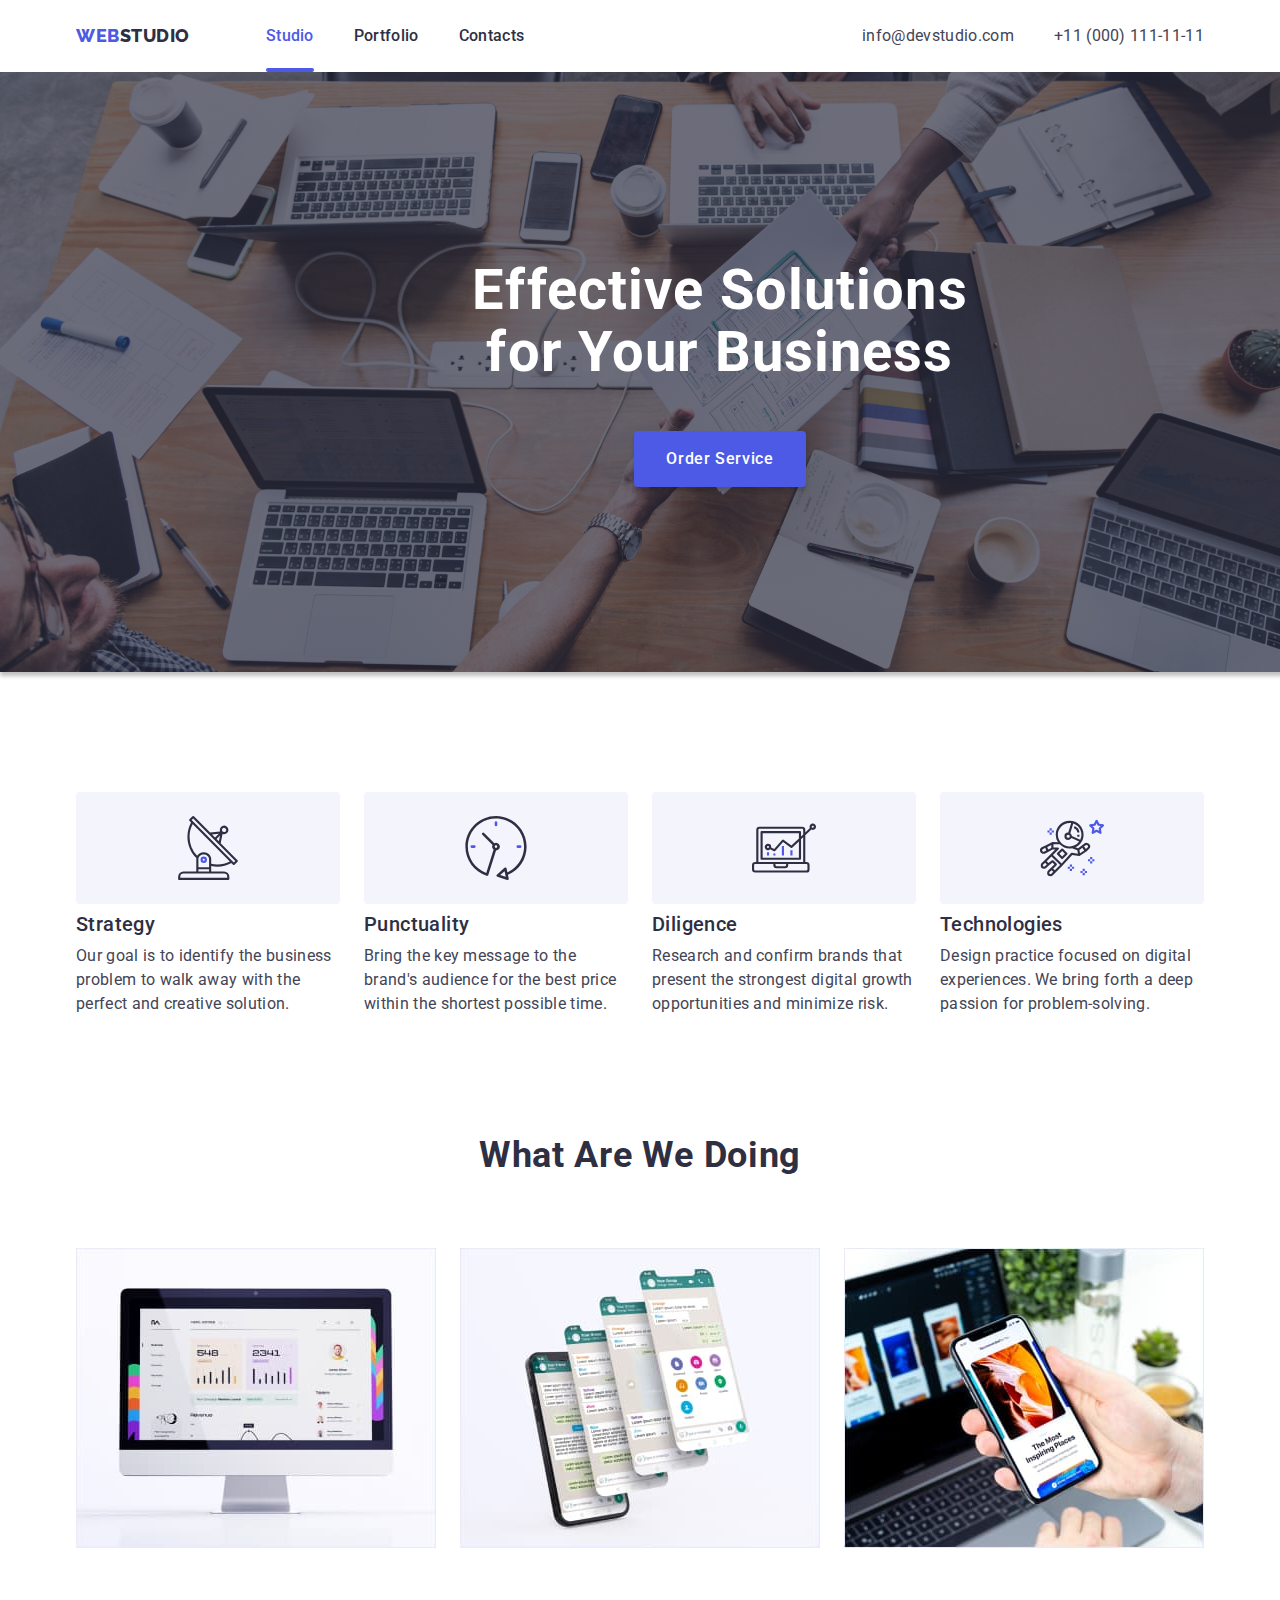
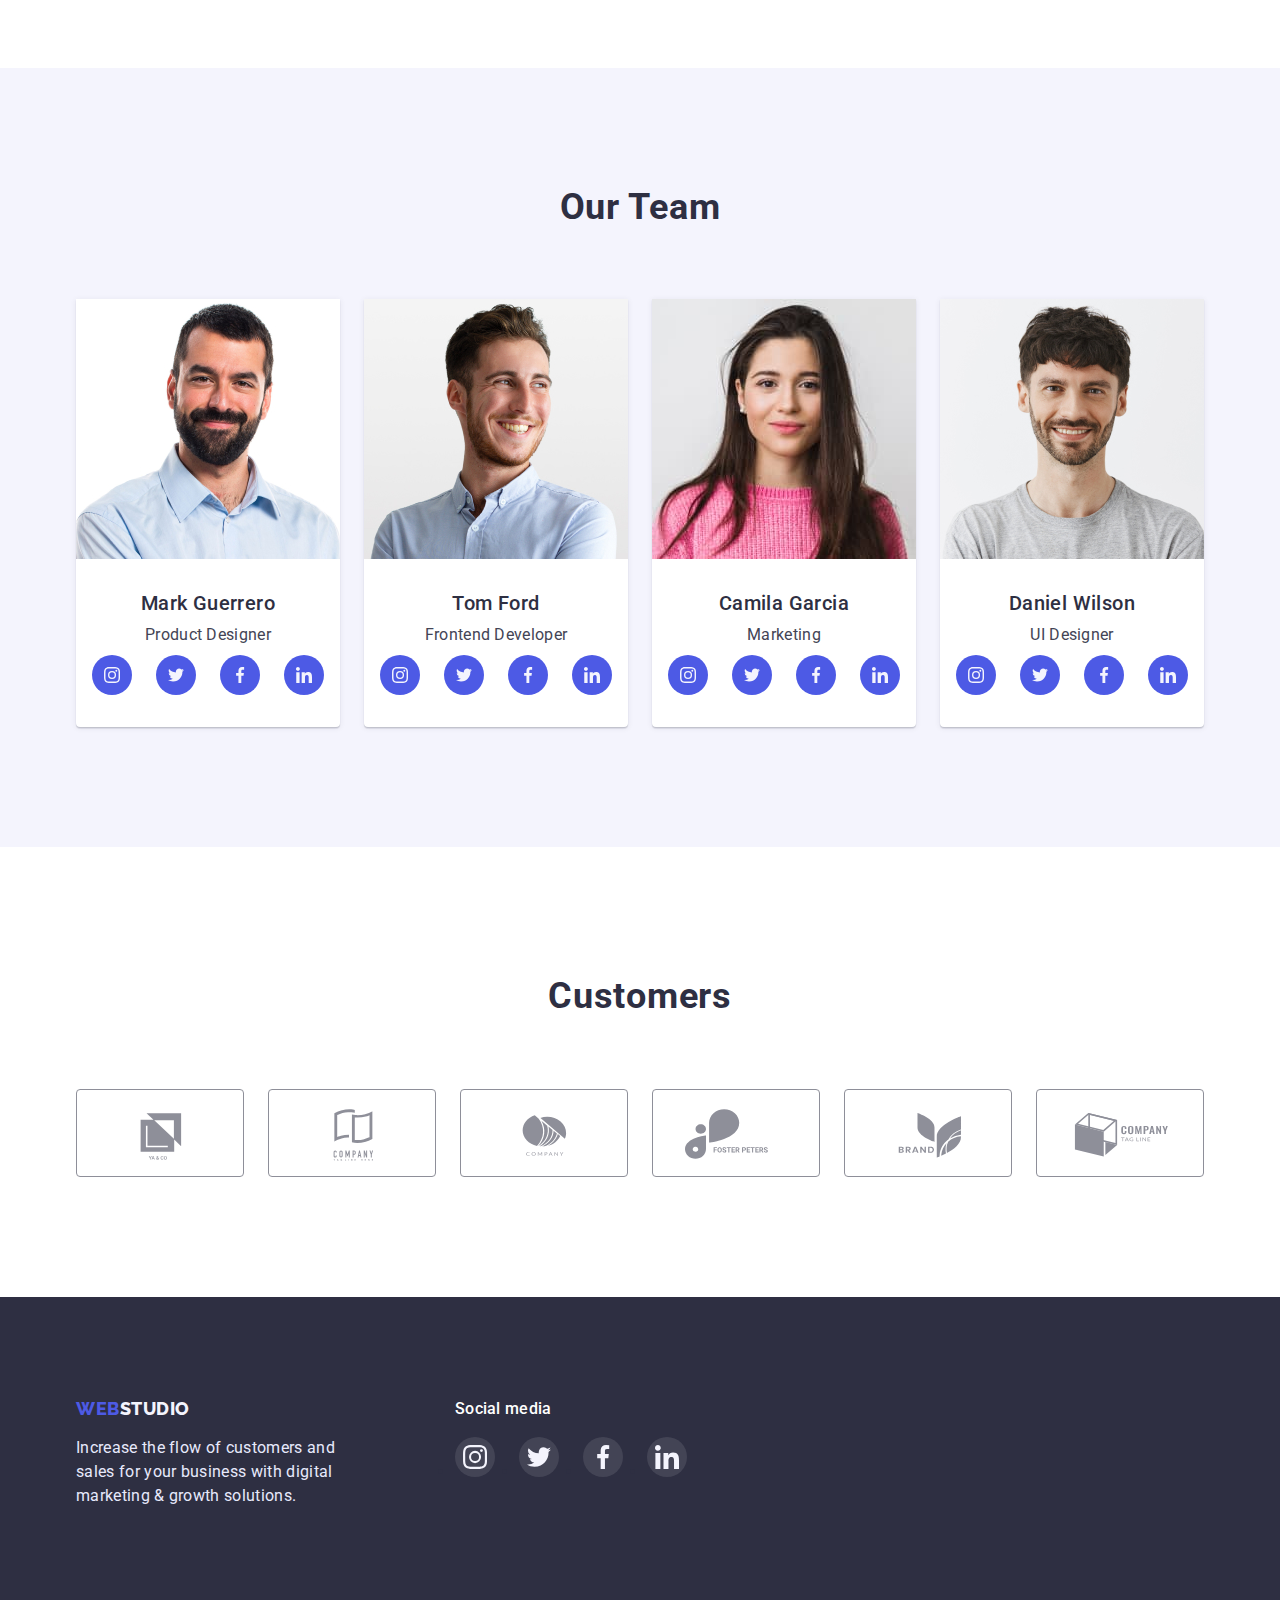
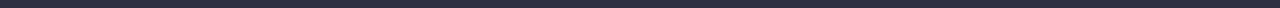
<file: index.html>
<!DOCTYPE html>
<html lang="en">

<head>
    <meta charset="UTF-8">
    <meta http-equiv="X-UA-Compatible" content="IE=edge">
    <meta name="viewport" content="width=device-width, initial-scale=1.0">
    <title>Main_page</title>

    <link rel="preconnect" href="https://fonts.googleapis.com">
    <link rel="preconnect" href="https://fonts.gstatic.com" crossorigin>
    <link
        href="https://fonts.googleapis.com/css2?family=Raleway:wght@800&family=Roboto:wght@400;500;700;900&display=swap"
        rel="stylesheet">

    <link rel="stylesheet"
        href="https://cdnjs.cloudflare.com/ajax/libs/modern-normalize/1.1.0/modern-normalize.min.css">

    <link rel="stylesheet" href="./css/styles.css" />
</head>

<body>
    <header>
        <div class="header-cont container">
            <nav class="nav-head">
                <!-- Logo -->
                <a class="logo list" href="./index.html">WEB<span class="logo-dark">STUDIO</span></a>

                <!-- Navigation menu -->
                <ul class="navigation list">
                    <li class="item">
                        <a class="nav-link current list" href="./index.html">Studio</a>
                    </li>
                    <li class="item">
                        <a class="nav-link list" href="./portfolio.html">Portfolio</a>
                    </li>
                    <li class="item">
                        <a class="nav-link list" href="">Contacts</a>
                    </li>
                </ul>
            </nav>
            <!-- Contacts -->
            <ul class="contacts list">
                <li class="item">
                    <a class="con-link list" href="mailto:info@devstudio.com">info@devstudio.com</a>
                </li>
                <li>
                    <a class="con-link list" href="tel:+110001111111">+11 (000) 111-11-11</a>
                </li>
            </ul>
        </div>
    </header>

    <main>

        <!-- Hero section -->
        <section class="hero">
            <div class="container">
                <h1 class="hero-title">Effective Solutions <br> for Your Business</h1>
                <button class="hero-button button" type="button" data-modal-open>Order Service</button>
            </div>
        </section>

        <!-- Feature section -->
        <section class="feature-box">
            <h2 class="ghost list">Feature</h2>
            <div class="container">
                <ul class="feature list">
                    <li class="element">
                        <div class="element-icon">
                            <svg width="64" height="64">
                                <use href="./images/icons.svg#antenna"></use>
                            </svg>
                        </div>
                        <h3 class="feature-title">Strategy</h3>
                        <p class="feature-text">Our goal is to identify the business
                            problem to walk away with the perfect and creative solution.</p>
                    </li>
                    <li class="element">
                        <div class="element-icon">
                            <svg width="64" height="64">
                                <use href="./images/icons.svg#clock"></use>
                            </svg>
                        </div>
                        <h3 class="feature-title">Punctuality</h3>
                        <p class="feature-text">Bring the key message to the brand's audience for the best price within
                            the
                            shortest possible
                            time.
                        </p>
                    </li>
                    <li class="element">
                        <div class="element-icon">
                            <svg width="64" height="64">
                                <use href="./images/icons.svg#diagram"></use>
                            </svg>
                        </div>
                        <h3 class="feature-title">Diligence</h3>
                        <p class="feature-text">Research and confirm brands that present the strongest digital growth
                            opportunities and minimize
                            risk.</p>
                    </li>
                    <li class="element">
                        <div class="element-icon">
                            <svg width="64" height="64">
                                <use href="./images/icons.svg#astronaut"></use>
                            </svg>
                        </div>
                        <h3 class="feature-title">Technologies</h3>
                        <p class="feature-text">Design practice focused on digital experiences. We bring forth a deep
                            passion for
                            problem-solving.
                        </p>
                    </li>
                </ul>
            </div>

        </section>

        <!-- What are we doing section -->
        <section class="doing">
            <div class="container">
                <h2 class="doing-title list">What are we doing</h2>
                <ul class="doing-img list">
                    <li>
                        <img src="./images/doing/img-1.jpg" alt="What are we doing picture" width="360" height="300">
                    </li>
                    <li>
                        <img src="./images/doing/img-2.jpg" alt="What are we doing picture" width="360" height="300">
                    </li>
                    <li>
                        <img src="./images/doing/img-3.jpg" alt="What are we doing picture" width="360" height="300">
                    </li>
                </ul>
            </div>
        </section>

        <!-- Team section -->
        <section class="team">
            <div class="container">
                <h2 class="team-title list">Our Team</h2>
                <ul class="team-card list">
                    <li class="t-card">
                        <img class="team-img" src="./images/team/img-1.jpg" alt="Foto" width="264" height="260">
                        <div class="team-box">
                            <h3 class="team-name">Mark Guerrero</h3>
                            <p class="team-desc">Product Designer</p>
                            <ul class="team-social list">
                                <li>
                                    <a class="social-block" href="https://instagram.com">
                                        <svg class="social-icon" width="16" height="16">
                                            <use href="./images/icons.svg#instagram"></use>
                                        </svg>
                                    </a>
                                </li>
                                <li>
                                    <a class="social-block" href="https://twitter.com">
                                        <svg class="social-icon" width="16" height="16">
                                            <use href="./images/icons.svg#twitter"></use>
                                        </svg>
                                    </a>
                                </li>
                                <li>
                                    <a class="social-block" href="https://facebook.com">
                                        <svg class="social-icon" width="16" height="16">
                                            <use href="./images/icons.svg#facebook"></use>
                                        </svg>
                                    </a>
                                </li>
                                <li>
                                    <a class="social-block" href="https://linkedin.com">
                                        <svg class="social-icon" width="16" height="16">
                                            <use href="./images/icons.svg#linkedin"></use>
                                        </svg>
                                    </a>
                                </li>
                            </ul>
                        </div>
                    </li>
                    <li class="t-card">
                        <img class="team-img" src="./images/team/img-2.jpg" alt="Foto" width="264" height="260">
                        <div class="team-box">
                            <h3 class="team-name">Tom Ford</h3>
                            <p class="team-desc">Frontend Developer</p>
                            <ul class="team-social list">
                                <li>
                                    <a class="social-block" href="https://instagram.com">
                                        <svg class="social-icon" width="16" height="16">
                                            <use href="./images/icons.svg#instagram"></use>
                                        </svg>
                                    </a>
                                </li>
                                <li>
                                    <a class="social-block" href="https://twitter.com">
                                        <svg class="social-icon" width="16" height="16">
                                            <use href="./images/icons.svg#twitter"></use>
                                        </svg>
                                    </a>
                                </li>
                                <li>
                                    <a class="social-block" href="https://facebook.com">
                                        <svg class="social-icon" width="16" height="16">
                                            <use href="./images/icons.svg#facebook"></use>
                                        </svg>
                                    </a>
                                </li>
                                <li>
                                    <a class="social-block" href="https://linkedin.com">
                                        <svg class="social-icon" width="16" height="16">
                                            <use href="./images/icons.svg#linkedin"></use>
                                        </svg>
                                    </a>
                                </li>
                            </ul>
                        </div>
                    </li>
                    <li class="t-card">
                        <img class="team-img" src="./images/team/img-3.jpg" alt="Foto" width="264" height="260">
                        <div class="team-box">
                            <h3 class="team-name">Camila Garcia</h3>
                            <p class="team-desc">Marketing</p>
                            <ul class="team-social list">
                                <li>
                                    <a class="social-block" href="https://instagram.com">
                                        <svg class="social-icon" width="16" height="16">
                                            <use href="./images/icons.svg#instagram"></use>
                                        </svg>
                                    </a>
                                </li>
                                <li>
                                    <a class="social-block" href="https://twitter.com">
                                        <svg class="social-icon" width="16" height="16">
                                            <use href="./images/icons.svg#twitter"></use>
                                        </svg>
                                    </a>
                                </li>
                                <li>
                                    <a class="social-block" href="https://facebook.com">
                                        <svg class="social-icon" width="16" height="16">
                                            <use href="./images/icons.svg#facebook"></use>
                                        </svg>
                                    </a>
                                </li>
                                <li>
                                    <a class="social-block" href="https://linkedin.com">
                                        <svg class="social-icon" width="16" height="16">
                                            <use href="./images/icons.svg#linkedin"></use>
                                        </svg>
                                    </a>
                                </li>
                            </ul>
                        </div>
                    </li>
                    <li class="t-card">
                        <img class="team-img" src="./images/team/img-4.jpg" alt="Foto" width="264" height="260">
                        <div class="team-box">
                            <h3 class="team-name">Daniel Wilson</h3>
                            <p class="team-desc">UI Designer</p>
                            <ul class="team-social list">
                                <li>
                                    <a class="social-block" href="https://instagram.com">
                                        <svg class="social-icon" width="16" height="16">
                                            <use href="./images/icons.svg#instagram"></use>
                                        </svg>
                                    </a>
                                </li>
                                <li>
                                    <a class="social-block" href="https://twitter.com">
                                        <svg class="social-icon" width="16" height="16">
                                            <use href="./images/icons.svg#twitter"></use>
                                        </svg>
                                    </a>
                                </li>
                                <li>
                                    <a class="social-block" href="https://facebook.com">
                                        <svg class="social-icon" width="16" height="16">
                                            <use href="./images/icons.svg#facebook"></use>
                                        </svg>
                                    </a>
                                </li>
                                <li>
                                    <a class="social-block" href="https://linkedin.com">
                                        <svg class="social-icon" width="16" height="16">
                                            <use href="./images/icons.svg#linkedin"></use>
                                        </svg>
                                    </a>
                                </li>
                            </ul>
                        </div>
                    </li>
                </ul>
            </div>

        </section>

        <!-- Customers -->
        <section>
            <div class="client-cont container">
                <h2 class="client-top">Customers</h2>
                <ul class="client-list list">
                    <li>
                        <a class="client-logo" href="">
                            <svg class="client-icon" width="104" height="56">
                                <use href="./images/icons.svg#Logo-1"></use>
                            </svg>
                        </a>
                    </li>
                    <li>
                        <a class="client-logo" href="">
                            <svg class="client-icon" width="104" height="56">
                                <use href="./images/icons.svg#Logo-2"></use>
                            </svg>
                        </a>
                    </li>
                    <li>
                        <a class="client-logo" href="">
                            <svg class="client-icon" width="104" height="56">
                                <use href="./images/icons.svg#Logo-3"></use>
                            </svg>
                        </a>
                    </li>
                    <li>
                        <a class="client-logo" href="">
                            <svg class="client-icon" width="104" height="56">
                                <use href="./images/icons.svg#Logo-4"></use>
                            </svg>
                        </a>
                    </li>
                    <li>
                        <a class="client-logo" href="">
                            <svg class="client-icon" width="104" height="56">
                                <use href="./images/icons.svg#Logo-5"></use>
                            </svg>
                        </a>
                    </li>
                    <li>
                        <a class="client-logo" href="">
                            <svg class="client-icon" width="104" height="56">
                                <use href="./images/icons.svg#Logo-6"></use>
                            </svg>
                        </a>
                    </li>

                </ul>
            </div>
        </section>
    </main>

    <footer>
        <div class="footer container">
            <div><a class="logo list" href="./index.html">WEB<span class="logo-white">STUDIO</span></a>
                <p class="footer-text">Increase the flow of customers and <br> sales for your business with digital <br>
                    marketing &
                    growth solutions.</p>
            </div>
            <div class="footer-media">
                <p class="social-media">Social media</p>
                <ul class="footer-action">
                    <li>
                        <a class="footer-link" href="">
                            <svg class="footer-icon" width="24" height="24">
                                <use href="./images/icons.svg#instagram"></use>
                            </svg>
                        </a>
                    </li>
                    <li>
                        <a class="footer-link" href="">
                            <svg class="footer-icon" width="24" height="24">
                                <use href="./images/icons.svg#twitter"></use>
                            </svg>
                        </a>
                    </li>
                    <li>
                        <a class="footer-link" href="">
                            <svg class="footer-icon" width="24" height="24">
                                <use href="./images/icons.svg#facebook"></use>
                            </svg>
                        </a>
                    </li>
                    <li>
                        <a class="footer-link" href="">
                            <svg class="footer-icon" width="24" height="24">
                                <use href="./images/icons.svg#linkedin"></use>
                            </svg>
                        </a>
                    </li>
                </ul>
            </div>
        </div>
    </footer>

    <!-- Modal window -->

    <div class="backdrop is-hidden" data-modal>
        <div class="modal">
            <button class="modal-btn" type="button" data-modal-close>
                <svg class="modal-icon" width="8" height="8">
                    <use href="./images/icons.svg#vector"></use>
                </svg>
            </button>
        </div>
    </div>

    <script src="./js/modal.js"></script>

</body>

</html>
</file>
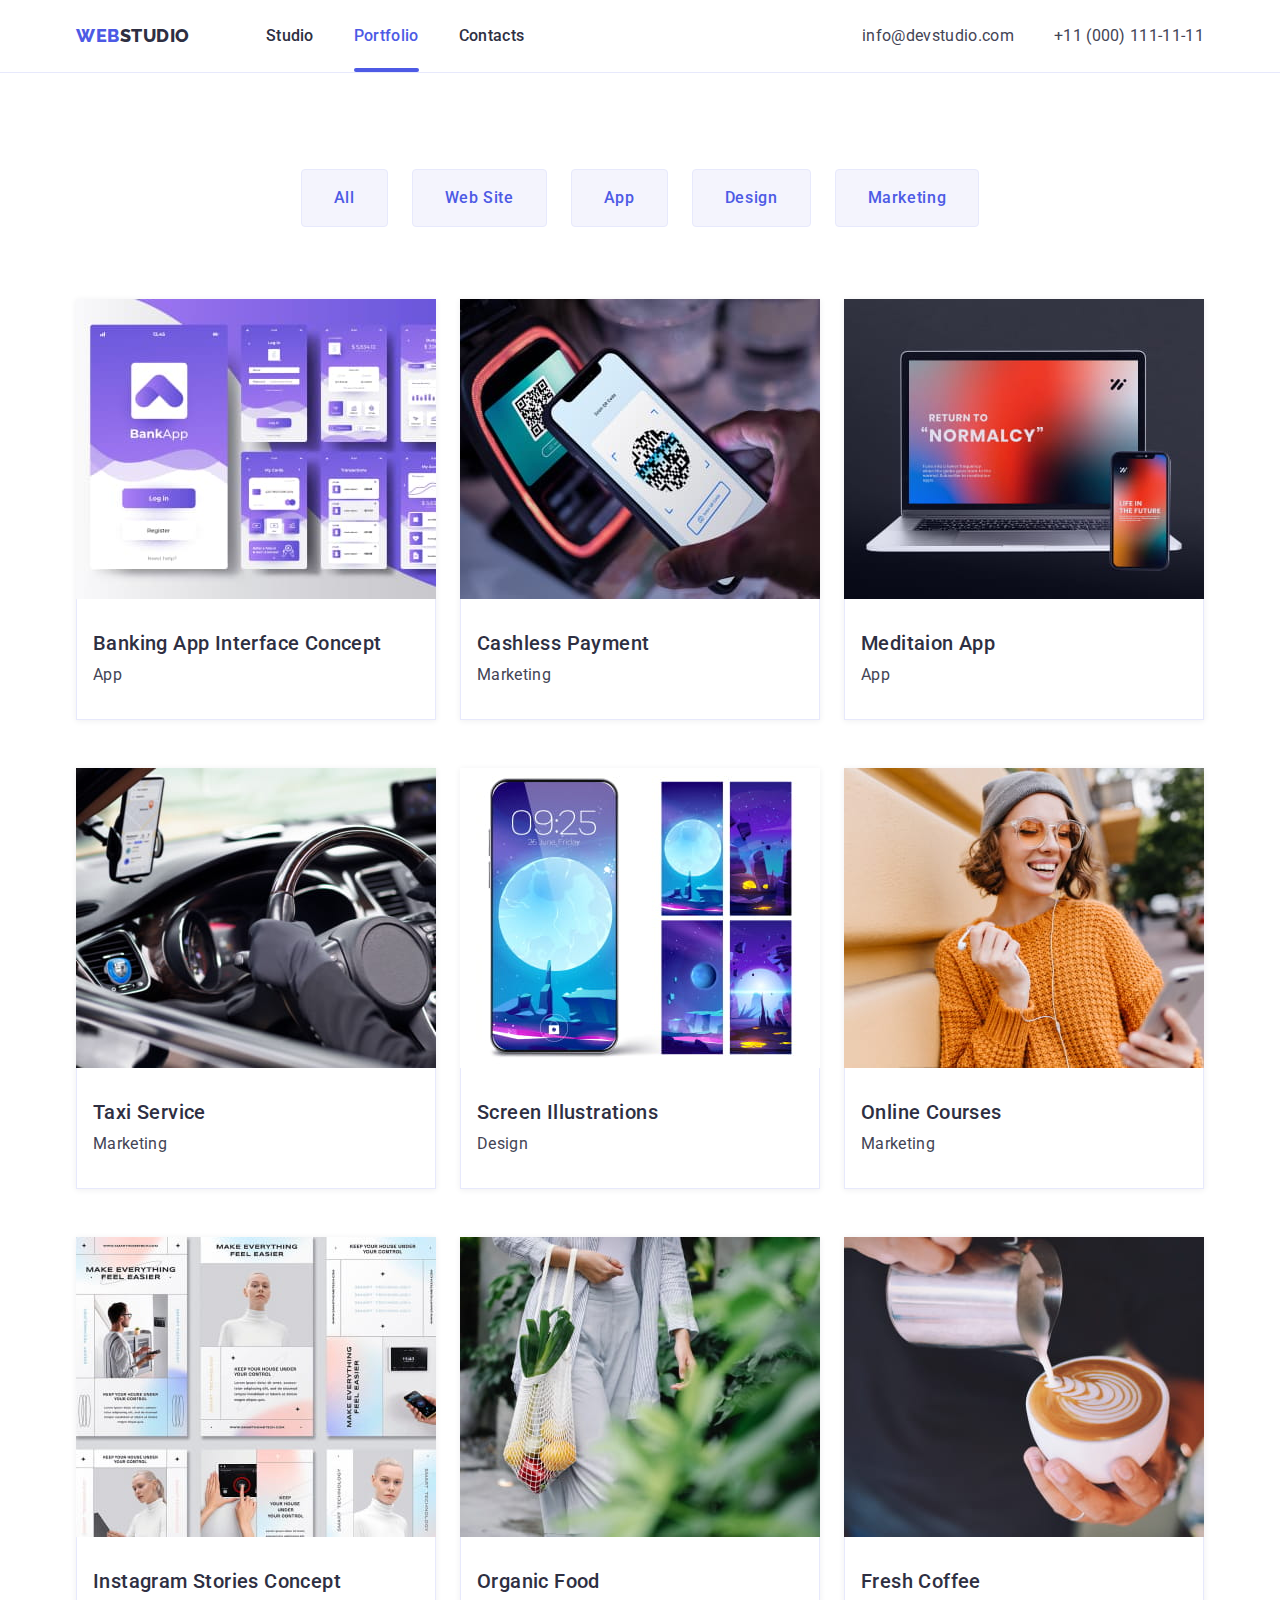
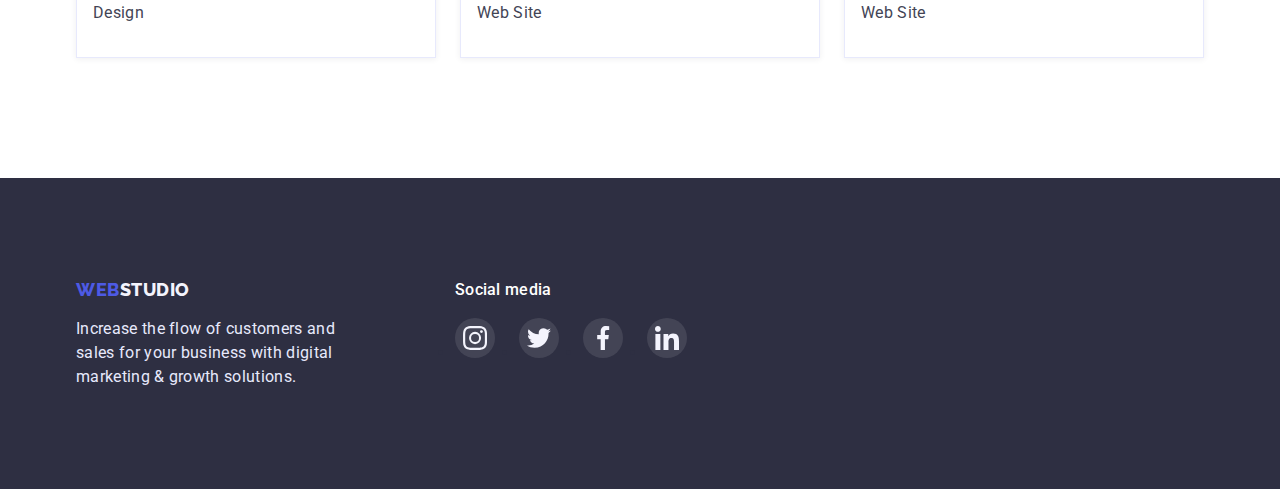
<file: portfolio.html>
<!DOCTYPE html>
<html lang="en">

<head>
    <meta charset="UTF-8">
    <meta http-equiv="X-UA-Compatible" content="IE=edge">
    <meta name="viewport" content="width=device-width, initial-scale=1.0">
    <title>Portfolio</title>

    <link rel="preconnect" href="https://fonts.googleapis.com">
    <link rel="preconnect" href="https://fonts.gstatic.com" crossorigin>
    <link
        href="https://fonts.googleapis.com/css2?family=Raleway:wght@800&family=Roboto:wght@400;500;700;900&display=swap"
        rel="stylesheet">

    <link rel="stylesheet"
        href="https://cdnjs.cloudflare.com/ajax/libs/modern-normalize/1.1.0/modern-normalize.min.css">

    <link rel="stylesheet" href="./css/styles.css" />
</head>

<body>
    <header class="page-header">
        <div class="header-cont container">
            <nav class="nav-head">
                <!-- Logo -->
                <a class="logo list" href="./index.html">WEB<span class="logo-dark">STUDIO</span></a>

                <!-- Navigation menu -->
                <ul class="navigation list">
                    <li class="item">
                        <a class="nav-link list" href="./index.html">Studio</a>
                    </li>
                    <li class="item">
                        <a class="nav-link current list" href="./portfolio.html">Portfolio</a>
                    </li>
                    <li class="item">
                        <a class="nav-link list" href="">Contacts</a>
                    </li>
                </ul>
            </nav>
            <!-- Contacts -->
            <ul class="contacts list">
                <li class="item">
                    <a class="con-link list" href="mailto:info@devstudio.com">info@devstudio.com</a>
                </li>
                <li>
                    <a class="con-link list" href="tel:+110001111111">+11 (000) 111-11-11</a>
                </li>
            </ul>
        </div>
    </header>
    <main>

        <!-- Filter -->
        <section>
            <div class="filter-section container">
                <h1 class="ghost">Portfolio</h1>
                <ul class="filter-item list">
                    <li>
                        <button class="filter-btn button" type="button">All</button>
                    </li>
                    <li>
                        <button class="filter-btn button" type="button">Web Site</button>
                    </li>
                    <li>
                        <button class="filter-btn button" type="button">App</button>
                    </li>
                    <li>
                        <button class="filter-btn button" type="button">Design</button>
                    </li>
                    <li>
                        <button class="filter-btn button" type="button">Marketing</button>
                    </li>

                </ul>
            </div>

            <!-- Main section -->

            <div class="container">
                <ul class="portfolio-card list">
                    <li class="por-card">
                        <a class="por-bloc list" href="">
                            <div class="por-thumb">
                                <p class="por-quote">
                                    14 Stylish and User-Friendly App Design Concepts Task Manager App Calorie Tracker
                                    App Exotic Fruit Ecommerce App Cloud Storage App
                                </p>
                                <img src="./images/portfolio/img1.jpg" alt="row_image" width="360" height="300">
                            </div>
                            <div class="port-border">
                                <h2 class="card-title">Banking App Interface Concept</h2>
                                <p class="card-desc">App</p>
                            </div>
                        </a>
                    </li>
                    <li class="por-card">
                        <a class="por-bloc list" href="">
                            <div class="por-thumb">
                                <p class="por-quote">
                                    14 Stylish and User-Friendly App Design Concepts Task Manager App Calorie Tracker
                                    App Exotic Fruit Ecommerce App Cloud Storage App
                                </p>
                                <img src="./images/portfolio/img2.jpg" alt="row_image" width="360" height="300">
                            </div>
                            <div class="port-border">
                                <h2 class="card-title">Cashless Payment</h2>
                                <p class="card-desc">Marketing</p>
                            </div>
                        </a>
                    </li>
                    <li class="por-card">
                        <a class="por-bloc list" href="">
                            <div class="por-thumb">
                                <p class="por-quote">
                                    14 Stylish and User-Friendly App Design Concepts Task Manager App Calorie Tracker
                                    App Exotic Fruit Ecommerce App Cloud Storage App
                                </p>
                                <img src="./images/portfolio/img3.jpg" alt="row_image" width="360" height="300">
                            </div>
                            <div class="port-border">
                                <h2 class="card-title">Meditaion App</h2>
                                <p class="card-desc">App</p>
                            </div>
                        </a>
                    </li>
                    <li class="por-card">
                        <a class="por-bloc list" href="">
                            <div class="por-thumb">
                                <p class="por-quote">
                                    14 Stylish and User-Friendly App Design Concepts Task Manager App Calorie Tracker
                                    App Exotic Fruit Ecommerce App Cloud Storage App
                                </p>
                                <img src="./images/portfolio/img4.jpg" alt="row_image" width="360" height="300">
                            </div>
                            <div class="port-border">
                                <h2 class="card-title">Taxi Service</h2>
                                <p class="card-desc">Marketing</p>
                            </div>
                        </a>
                    </li>
                    <li class="por-card">
                        <a class="por-bloc list" href="">
                            <div class="por-thumb">
                                <p class="por-quote">
                                    14 Stylish and User-Friendly App Design Concepts Task Manager App Calorie Tracker
                                    App Exotic Fruit Ecommerce App Cloud Storage App
                                </p>
                                <img src="./images/portfolio/img5.jpg" alt="row_image" width="360" height="300">
                            </div>
                            <div class="port-border">
                                <h2 class="card-title">Screen Illustrations</h2>
                                <p class="card-desc">Design</p>
                            </div>
                        </a>
                    </li>
                    <li class="por-card">
                        <a class="por-bloc list" href="">
                            <div class="por-thumb">
                                <p class="por-quote">
                                    14 Stylish and User-Friendly App Design Concepts Task Manager App Calorie Tracker
                                    App Exotic Fruit Ecommerce App Cloud Storage App
                                </p>
                                <img src="./images/portfolio/img6.jpg" alt="row_image" width="360" height="300">
                            </div>
                            <div class="port-border">
                                <h2 class="card-title">Online Courses</h2>
                                <p class="card-desc">Marketing</p>
                            </div>
                        </a>
                    </li>
                    <li class="por-card">
                        <a class="por-bloc list" href="">
                            <div class="por-thumb">
                                <p class="por-quote">
                                    14 Stylish and User-Friendly App Design Concepts Task Manager App Calorie Tracker
                                    App Exotic Fruit Ecommerce App Cloud Storage App
                                </p>
                                <img src="./images/portfolio/img7.jpg" alt="row_image" width="360" height="300">
                            </div>
                            <div class="port-border">
                                <h2 class="card-title">Instagram Stories Concept</h2>
                                <p class="card-desc">Design</p>
                            </div>
                        </a>
                    </li>
                    <li class="por-card">
                        <a class="por-bloc list" href="">
                            <div class="por-thumb">
                                <p class="por-quote">
                                    14 Stylish and User-Friendly App Design Concepts Task Manager App Calorie Tracker
                                    App Exotic Fruit Ecommerce App Cloud Storage App
                                </p>
                                <img src="./images/portfolio/img8.jpg" alt="row_image" width="360" height="300">
                            </div>
                            <div class="port-border">
                                <h2 class="card-title">Organic Food</h2>
                                <p class="card-desc">Web Site</p>
                            </div>
                        </a>
                    </li>
                    <li class="por-card">
                        <a class="por-bloc list" href="">
                            <div class="por-thumb">
                                <p class="por-quote">
                                    14 Stylish and User-Friendly App Design Concepts Task Manager App Calorie Tracker
                                    App Exotic Fruit Ecommerce App Cloud Storage App
                                </p>
                                <img src="./images/portfolio/img9.jpg" alt="row_image" width="360" height="300">
                            </div>
                            <div class="port-border">
                                <h2 class="card-title">Fresh Coffee</h2>
                                <p class="card-desc">Web Site</p>
                            </div>
                        </a>
                    </li>
                </ul>
            </div>
        </section>

    </main>

    <footer>
        <div class="footer container">
            <div><a class="logo list" href="./index.html">WEB<span class="logo-white">STUDIO</span></a>
                <p class="footer-text">Increase the flow of customers and <br> sales for your business with digital <br>
                    marketing &
                    growth solutions.</p>
            </div>
            <div class="footer-media">
                <p class="social-media">Social media</p>
                <ul class="footer-action">
                    <li>
                        <a class="footer-link" href="">
                            <svg class="footer-icon" width="24" height="24">
                                <use href="./images/icons.svg#instagram"></use>
                            </svg>
                        </a>
                    </li>
                    <li>
                        <a class="footer-link" href="">
                            <svg class="footer-icon" width="24" height="24">
                                <use href="./images/icons.svg#twitter"></use>
                            </svg>
                        </a>
                    </li>
                    <li>
                        <a class="footer-link" href="">
                            <svg class="footer-icon" width="24" height="24">
                                <use href="./images/icons.svg#facebook"></use>
                            </svg>
                        </a>
                    </li>
                    <li>
                        <a class="footer-link" href="">
                            <svg class="footer-icon" width="24" height="24">
                                <use href="./images/icons.svg#linkedin"></use>
                            </svg>
                        </a>
                    </li>
                </ul>
            </div>
        </div>
    </footer>
</body>

</html>
</file>
<file: css/styles.css>
/* Colors */
/* основний колір  #2E2F42 */
/* другорядний текст #434455 */
/* білий текст #FFFFFF */
/* білий текст лого #F4F4FD  */
/* основний акцент #4D5AE5 */

:root {
    --primary-text: #2e2f42;
    --secondary-text: #434455;
    --accent-color: #4D5AE5;
    --hover-color: #404BBF;
    --white-text: #FFFFFF;
    --second-white-color: #F4F4FD;
}

body {
    background-color: #ffffff;
    font-family: Roboto, sans-serif;
    color: var(--primary-text);

}

.list {
    list-style: none;
    text-decoration: none;
    margin-top: 0;
    margin-bottom: 0;
}

.button {
    min width: 169px;
    border-radius: 4px;
    padding: 16px 32px;
    
    font-family: inherit;
    cursor: pointer;
    border: none;
    font-family: 'Roboto';
    font-style: normal;
    font-weight: 500;
    font-size: 16px;
    line-height: 1.5;
    letter-spacing: 0.04em;
    text-align: center;

}

.container {
    margin-left: auto;
    margin-right: auto;
    max-width: 1158px;
    padding-left: 15px;
    padding-right: 15px;

}

.ghost {
    display: none;
}

img{
    display: block;
}

/* Page header */
.page-header {
    border-bottom: 1px solid #E7E9FC;
}

.header-cont {
    display: flex;
    align-items: center;
    justify-content: space-between;
}


/* logo */
.logo {
    display: block;
    padding-top: 24px;
    padding-bottom: 24px;
    margin-right: 76px;

    color: var(--accent-color);
    font-family: Raleway, sans-serif;
    font-weight: 800;
    font-size: 18px;
    line-height: 1.3;
    letter-spacing: 0.03em;
}
.logo-dark {color: var(--primary-text);}
.logo-white {color: var(--second-white-color);}

/* Навігація контакти */

.navigation {
    display: flex;
    padding-left: 0;
}
.nav-head {
    display: flex;
}
.navigation .item:not(:last-child) {
    margin-right: 40px;
}

.nav-link {
    display: block;
    padding-top: 24px;
    padding-bottom: 24px;
    
    font-weight: 500;
    font-size: 16px;
    line-height: 1.5;
    letter-spacing: 0.02em;
    color: var(--primary-text);

    transition-property: color;
    transition-duration: 250ms;
    transition-timing-function: cubic-bezier(0.4, 0, 0.2, 1);
}

.nav-link:hover,
.nav-link:focus {
    color: var(--hover-color);
}

.current {
    position: relative;

    color: var(--accent-color);
}

.current::after {
    position: absolute;
    left: 0;
    bottom: 0;

    content: '';
    display: block;
    width: 100%;
    height: 4px;
    background-color: var(--accent-color);
    border-radius: 2px;
}

.contacts {
    padding-left: 0;
    display: flex;
}
.contacts .item:not(:last-child){
    margin-right: 40px;
}

.con-link {
    display: block;
    padding-top: 24px;
    padding-bottom: 24px;

    font-size: 16px;
    line-height: 1.5;
    letter-spacing: 0.02em;
    color: var(--secondary-text);

    transition-property: color;
    transition-duration: 250ms;
    transition-timing-function: cubic-bezier(0.4, 0, 0.2, 1);
}
.con-link:hover,
.con-link:focus {
    color: var(--hover-color);
}

/* ***** Main page ***** */

/* HERO */
.hero {
    width: 1440px;
    height: 600px;
    padding: 188px 0px;
    margin-left: auto;
    margin-right: auto;
    text-align: center;
    background-color: rgba(46, 47, 66, 0.7);
    background-image: linear-gradient(rgba(46, 47, 66, 0.7), rgba(46, 47, 66, 0.7)), url(../images/people-office\ 1.jpg);
    background-position: center;
    box-shadow: 0px 4px 4px rgba(0, 0, 0, 0.25);
}
.hero-title {
    margin-top: 0;
    margin-bottom: 48px;

    color: var(--white-text);
    font-weight: 700;
    font-size: 56px;
    line-height: 1.1;
    letter-spacing: 0.02em;
    text-align: center;
}
.hero-button {
    margin-top: 0;
    margin-bottom: 0;

    color: var(--white-text);
    background-color: var(--accent-color);
    box-shadow: 0px 4px 4px rgba(0, 0, 0, 0.15);
    height: 56px;

    transition-property: background-color;
    transition-duration: 250ms;
    transition-timing-function: cubic-bezier(0.4, 0, 0.2, 1);
}
.hero-button:hover,
.hero-button:focus {
    background-color: var(--hover-color);
}

/* Feature */
.feature-box{
    padding: 120px 0px;
}

.feature {
    display: flex;
    padding-left: 0;
}
.feature .element:not(:last-child){
    margin-right: 24px;
}
.element-icon{
    display: flex;
    margin-bottom: 8px;
    width: 264px;
    height: 112px;
    align-items: center;
    justify-content: center;
    background: #F4F4FD;
    border-radius: 4px;

}
.feature-title {
    margin-top: 0;
    margin-bottom: 8px;
    
    font-weight: 500;
    font-size: 20px;
    line-height: 1.2;
    letter-spacing: 0.02em;
}

.feature-text {
    margin: 0;
    
    font-size: 16px;
    line-height: 1.5;
    letter-spacing: 0.02em;
    color:var(--secondary-text);
}

/* Doing section */
.doing{
    padding-bottom: 120px;
}

.doing-title {
    margin-bottom: 72px;
    
    font-weight: 700;
    font-size: 36px;
    line-height: 1.1;
    letter-spacing: 0.02em;
    text-transform: capitalize;
    text-align: center;
}
.doing-img {
    display: flex;
    padding: 0; 
}
.doing-img li:not(:last-child){
    margin-right: 24px;
}

/* Team */
.team {
    padding-top: 120px;
    padding-bottom: 120px;
    background-color: #F4F4FD;
}
.team-card {
    display: flex;
    padding: 0;
}
.t-card {
    background-color: #FFFFFF;
    border-radius: 0px 0px 4px 4px;
    box-shadow: 0px 1px 6px rgba(46, 47, 66, 0.08), 0px 1px 1px rgba(46, 47, 66, 0.16), 0px 2px 1px rgba(46, 47, 66, 0.08);
    border-radius: 0px 0px 4px 4px;
}
.team-card li:not(:last-child) {
    margin-right: 24px;
}
.team-title {
    margin-bottom: 72px;

    font-weight: 700;
    font-size: 36px;
    line-height: 1.1;
    letter-spacing: 0.02em;
    text-align: center;
}
.team-box{
    padding: 32px 16px;
    text-align: center;
}
.team-name {
    margin: 0px 0px 8px 0px;
    font-weight: 500;
    font-size: 20px;
    line-height: 1.2;
    letter-spacing: 0.02em;
}
.team-desc {
    font-size: 16px;
    line-height: 1.5;
    letter-spacing: 0.02em;
    color: var(--secondary-text);
    margin: 0px 0px 8px 0px;
}
.team-social{
    display: flex;
    padding: 0;
}

.social-icon {
    fill: var(--second-white-color)
    

}
.social-block{
    display: flex;
    align-items: center;
    justify-content: center;
    width: 40px;
    height: 40px;
    background-color: var(--accent-color);
    border-radius: 50%;
    
    transition-property: background-color;
    transition-duration: 250ms;
    transition-timing-function: cubic-bezier(0.4, 0, 0.2, 1);
}
.social-block:hover {
    background-color: var(--hover-color)
}


/* Customers */
.client-cont{
    padding-top: 130px;
    padding-bottom: 120px;

}
.client-top{
    margin-top: 0;
    margin-bottom: 72px;
    font-weight: 700;
    font-size: 36px;
    line-height: 1.1;
    text-align: center;
    letter-spacing: 0.02em;
    text-transform: capitalize;
    color: var(--primary-text);
}
.client-list{
    display: flex;
    padding: 0;    
    gap: 24px;
}
.client-logo{
    width: 168px;
    height: 88px;
    display: flex;
    flex-direction: row;
    align-items: flex-start;
    padding: 16px 32px;
    border: 1px solid #8E8F99;
    border-radius: 4px;
    color: #8E8F99;
    
    transition-property: color, border;
    transition-duration: 250ms;
    transition-timing-function: cubic-bezier(0.4, 0, 0.2, 1);
}
.client-logo:focus,
.client-logo:hover{
    border: 1px solid var(--hover-color);
    color: var(--hover-color);
}
.client-icon{
    fill: currentColor;
}



/* Footer */
footer {
    padding-top: 100px;
    padding-bottom: 100px;
    background-color: var(--primary-text);
}
div.foorer.container {
    width: 264px;
    height: 110px;

}
.footer{
    display: flex;
}

.footer-text {
    line-height: 1.5;
    letter-spacing: 0.02em;
    color: #E7E9FC;
    margin-bottom: 0;
    margin-top: 0;
}
.footer .logo{
    padding-top: 0;
    padding-bottom: 0;
    margin-bottom: 16px;
}
.footer-media{
    display: block;
    margin-left: 120px;
}
.social-media{
    margin-top: 0;
    letter-spacing: 0.02em;
    font-weight: 500;
    font-style: 16px;
    line-height: 1.5;
    color: var(--white-text);

}
.footer-action{
    display: flex;
    padding: 0;
    margin: 0;
    gap: 24px;
}
.footer-link{
    align-items: center;
    justify-content: center;
    background: rgba(255, 255, 255, 0.1);
    border-radius: 50%;
    display: block;
    border: none;
    height: 40px;
    fill: var(--second-white-color);
    
    transition-property: background-color;
    transition-duration: 250ms;
    transition-timing-function: cubic-bezier(0.4, 0, 0.2, 1);
}
.footer-link:focus,
.footer-link:hover{
    background: #31D0AA;
}
.footer-icon{
    width: 24px;
    height: 24px;
    margin: 8px;
    fill: var(--second-white-color)
}


/* ***** Portfolio page ***** */

/* Filter */

.filter-section{
    padding-top: 96px;
    padding-bottom: 72px;
}
.filter-item {
    display: flex;
    justify-content: center;
    padding-left: 0;
}
.filter-btn {
    background-color: var(--second-white-color);
    color: var(--accent-color);
    border: 1px solid #E7E9FC;
    border-radius: 4px;

    transition-property: background-color, color, box-shadow;
    transition-duration: 250ms;
    transition-timing-function: cubic-bezier(0.4, 0, 0.2, 1);
}
.filter-item > li:not(:last-child) {
    margin-right: 24px;
}
.filter-btn:hover,
.filter-btn:focus {
    background-color: #404BBF;
    color: #ffffff;
    box-shadow: 0px 3px 1px rgba(0, 0, 0, 0.1), 0px 2px 1px rgba(0, 0, 0, 0.08), 0px 2px 2px rgba(0, 0, 0, 0.12);
    border: 1px solid var(--hover-color);
}

/* Portfolio cards */

.portfolio-card {
    padding-bottom: 120px;
    display: flex;
    flex-wrap: wrap;
    column-gap: 24px;
    row-gap: 48px;
    padding-left: 0;
}

.por-bloc {
    display: block;
    box-shadow: 0px 1px 6px rgba(46, 47, 66, 0.08);

    transition-property: box-shadow;
    transition-duration: 250ms;
    transition-timing-function: cubic-bezier(0.4, 0, 0.2, 1);
}
.por-bloc:hover,
.por-bloc:focus {
    box-shadow: 0px 1px 6px rgba(46, 47, 66, 0.08), 0px 1px 1px rgba(46, 47, 66, 0.16), 0px 2px 1px rgba(46, 47, 66, 0.08);
}
.port-border {
    padding: 32px 16px;

    border-left: 1px solid #E7E9FC;
    border-bottom: 1px solid #E7E9FC;
    border-right: 1px solid #E7E9FC;
}
.card-title {
    margin:0px 0px 8px 0px;
    font-weight: 500;
    font-size: 20px;
    line-height: 1.2;
    letter-spacing: 0.02em;
    color: var(--primary-text);
}
.card-desc {
    margin: 0;
    font-size: 16px;
    line-height: 1.5;
    letter-spacing: 0.02em;
    color: var(--secondary-text);
}
.por-thumb{
    position: relative;
    overflow: hidden;
}
.por-quote {
    display: inline-block;
    position: absolute;
    content: "";
    width: 100%;
    height: 100%;
    margin: 0;
    padding: 40px 32px;

    color: var(--second-white-color);
    background-color: var(--accent-color);
    opacity: 1;
    transform: translateY(100%);

    transition-property: transform, opacity;
    transition-duration: 250ms;
    transition-timing-function: cubic-bezier(0.4, 0, 0.2, 1);
}
.por-bloc:hover .por-quote,
.por-bloc:focus .por-quote{
    opacity: 1;
    transform: translateY(0%);
}

/* Modal window!!! */

.backdrop{
    position: fixed;
    top: 0;
    left: 0;
    width: 100%;
    height: 100%;
    background-color: rgba(46, 47, 66, 0.4);

    opacity: 1;
    transition: opacity 250ms cubic-bezier(0.4, 0, 0.2, 1);
}

.backdrop.is-hidden{
    opacity: 0;
    pointer-events: none;
}
.backdrop.is-hidden .modal {
    transform: translate(-50%, -50%) scale(0.8);
}
.modal{
    position: absolute;

    /* Відтворено з Figma */
   
    /* top: 88px;
    left: 50%;
    transform: translateX(-50%); */
 
    /* Потрібно по завданню  */
    top: 50%;
    left: 50%;

    width: 408px;
    min-height: 576px;
    
    background-color: #FCFCFC;
    box-shadow: 0px 1px 1px rgba(0, 0, 0, 0.14), 0px 1px 3px rgba(0, 0, 0, 0.12), 0px 2px 1px rgba(0, 0, 0, 0.2);
    border-radius: 4px;
    
    transform: translate(-50%, -50%) scale(1);
    transition: transform 250ms cubic-bezier(0.4, 0, 0.2, 1);
}

.modal-btn{
    display: flex;
    align-items: center;
    justify-content: center;

    position: absolute;
    top: 24px;
    right: 24px;
    
    width: 24px;
    height: 24px;
    color: #000;
    background-color:  #E7E9FC;
    border: 1px solid rgba(0, 0, 0, 0.1);
    border-radius: 50%;
}
.modal-btn:hover {
    background-color: var(--hover-color);
    color: var(--white-text)
}
.modal-icon{
    fill: currentColor;
}
</file>
